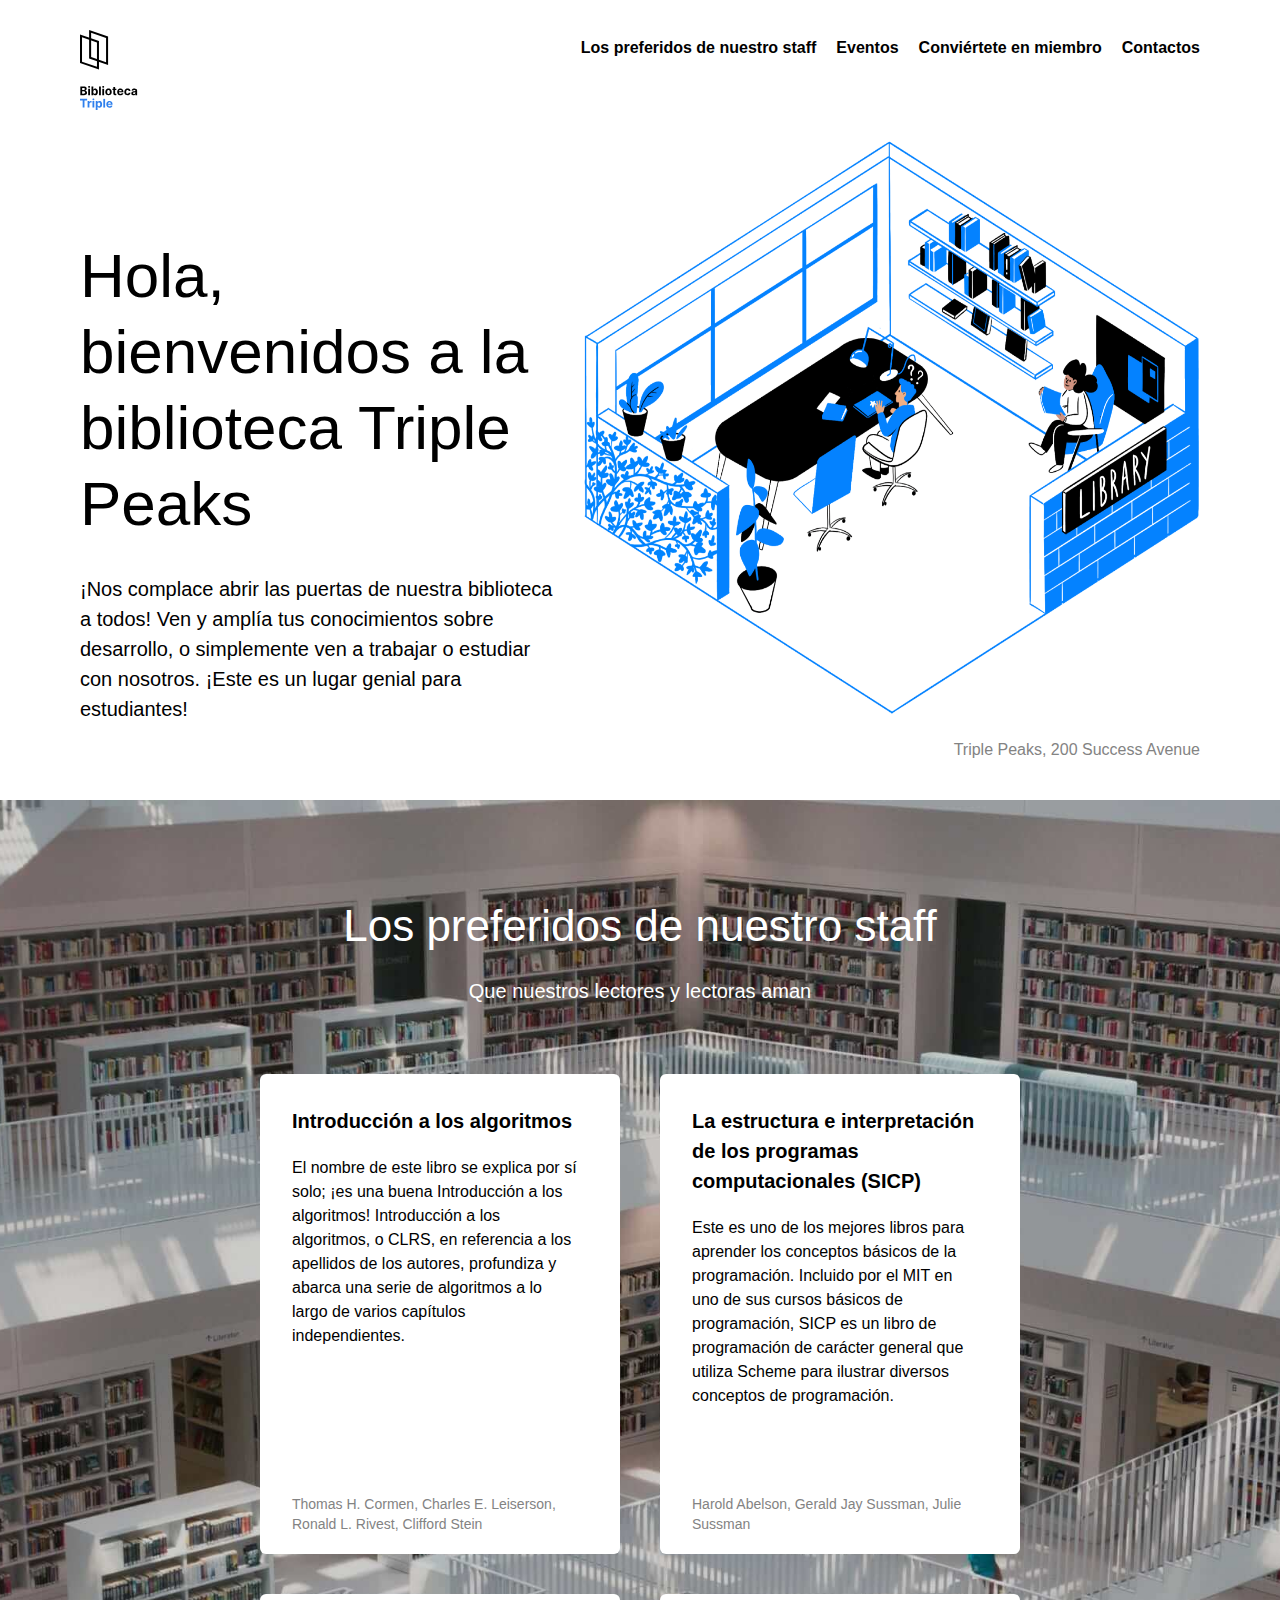
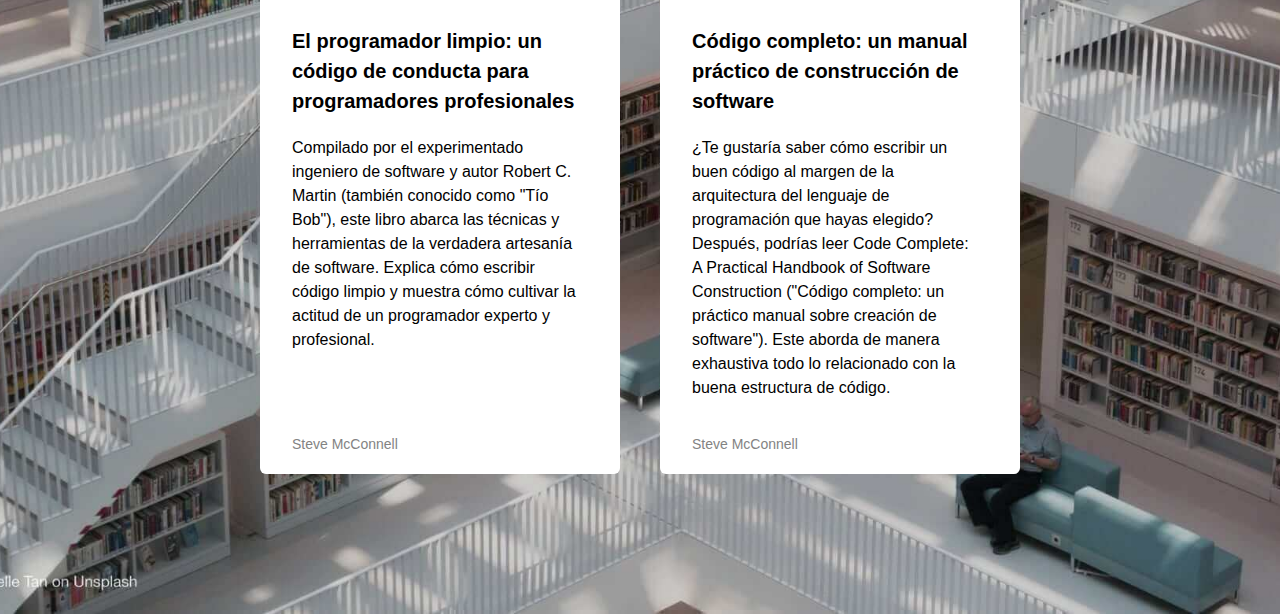
<file: sprint_02_pagina_semantica/index.html>
<!DOCTYPE html>
<html lang="es">
  <head>
    <meta charset="UTF-8" />
    <meta name="viewport" content="width=device-width, initial-scale=1.0" />
    <title>Biblioteca Triple Peaks</title>
    <link rel="shortcut icon" href="favicon.ico" />
    <link rel="stylesheet" href="./vendor/normalize.css" />
    <link rel="stylesheet" href="./styles/style.css" />
  </head>

  <body>
    <div class="page">
    <!-- Envuelve todo el contenido de la página en un nuevo div con la clase page
      Recuerda agregar la etiqueta de cierre -->
      <header class="header">
        <nav class="nav">
          <img src="./images/logo.svg" alt="Logotipo de la Biblioteca Triple Peaks" class="nav__logo" />
          <!-- Se supone que poner enlaces de navegación en una lista es la mejor práctica para escribir el código semántico,
            ya que permite a los lectores de pantalla hacer una pausa entre cada enlace en lugar de leer todos los enlaces como una oración. -->
          <ul class="nav__links">
            <li>
              <a class="nav__link">Los preferidos de nuestro staff</a>
            </li>
            <li>
              <a class="nav__link">Eventos</a>
            </li>
            <li>
              <a class="nav__link">Conviértete en miembro</a>
            </li>
            <li>
              <a class="nav__link">Contactos</a>
            </li>
          </ul>
        </nav>
        <div class="header__content">
          <div>
            <h1 class="header__title">Hola, bienvenidos a la biblioteca Triple Peaks</h1>
            <p class="header__description">
              ¡Nos complace abrir las puertas de nuestra biblioteca a todos! Ven y amplía
              tus conocimientos sobre desarrollo, o simplemente ven a trabajar o
              estudiar con nosotros. ¡Este es un lugar genial para estudiantes!
            </p>
          </div>
          <img class="header__image" src="./images/inside_the_library.png" alt="Ilustración 'Dentro de la biblioteca'"/>
        </div>
        <div class="header__footer">
          <p class="header__address">Triple Peaks, 200 Success Avenue</p>
        </div>
      </header>

      <main class="content">
        <section class="staff">
          <h2 class="staff__title">Los preferidos de nuestro staff</h2>
          <p class="staff__subtitle">Que nuestros lectores y lectoras aman</p>
          <ul class="staff__cards">
            <li class="card">
              <div class="card__content">
                <h3 class="card__title">Introducción a los algoritmos</h3>
                <p class="card__text">
                  El nombre de este libro se explica por sí solo; ¡es una buena
                  Introducción a los algoritmos! Introducción a los algoritmos, o CLRS,
                  en referencia a los apellidos de los autores, profundiza y
                  abarca una serie de algoritmos a lo largo de varios capítulos
                  independientes.
                </p>
                <p class="card__footer">
                  Thomas H. Cormen, Charles E. Leiserson, Ronald L. Rivest,
                  Clifford Stein
                </p>
              </div>
            </li>

            <li class="card">
              <div class="card__content">
                <h3 class="card__title">
                  La estructura e interpretación de los programas computacionales (SICP)
                </h3>
                <p class="card__text">
                  Este es uno de los mejores libros para aprender los conceptos básicos de
                  la programación. Incluido por el MIT en uno de sus cursos
                  básicos de programación, SICP es un libro de programación de carácter general
                  que utiliza Scheme para ilustrar diversos conceptos de programación.
                </p>
                <p class="card__footer">
                  Harold Abelson, Gerald Jay Sussman, Julie Sussman
                </p>
              </div>
            </li>

            <li class="card">
              <div class="card__content">
                <h3 class="card__title">
                  El programador limpio: un código de conducta para programadores profesionales
                </h3>
                <p class="card__text">
                  Compilado por el experimentado ingeniero de software y autor Robert C.
                  Martin (también conocido como "Tío Bob"), este libro abarca las
                  técnicas y herramientas de la verdadera artesanía de software. Explica
                  cómo escribir código limpio y muestra cómo cultivar la
                  actitud de un programador experto y profesional.
                </p>
                <p class="card__footer">Steve McConnell</p>
              </div>
            </li>

            <li class="card">
              <div class="card__content">
                <h3 class="card__title">
                  Código completo: un manual práctico de construcción de software
                </h3>
                <p class="card__text">
                  ¿Te gustaría saber cómo escribir un buen código al margen de la
                  arquitectura del lenguaje de programación que hayas elegido? Después,
                  podrías leer Code Complete: A Practical Handbook of Software
                  Construction ("Código completo: un práctico manual sobre creación de software"). Este aborda de manera exhaustiva todo lo relacionado con
                  la buena estructura de código.
                </p>
                <p class="card__footer">Steve McConnell</p>
              </div>
            </li>
          </ul>
        </section>
      </main>
    </div>
  </body>
</html>
</file>
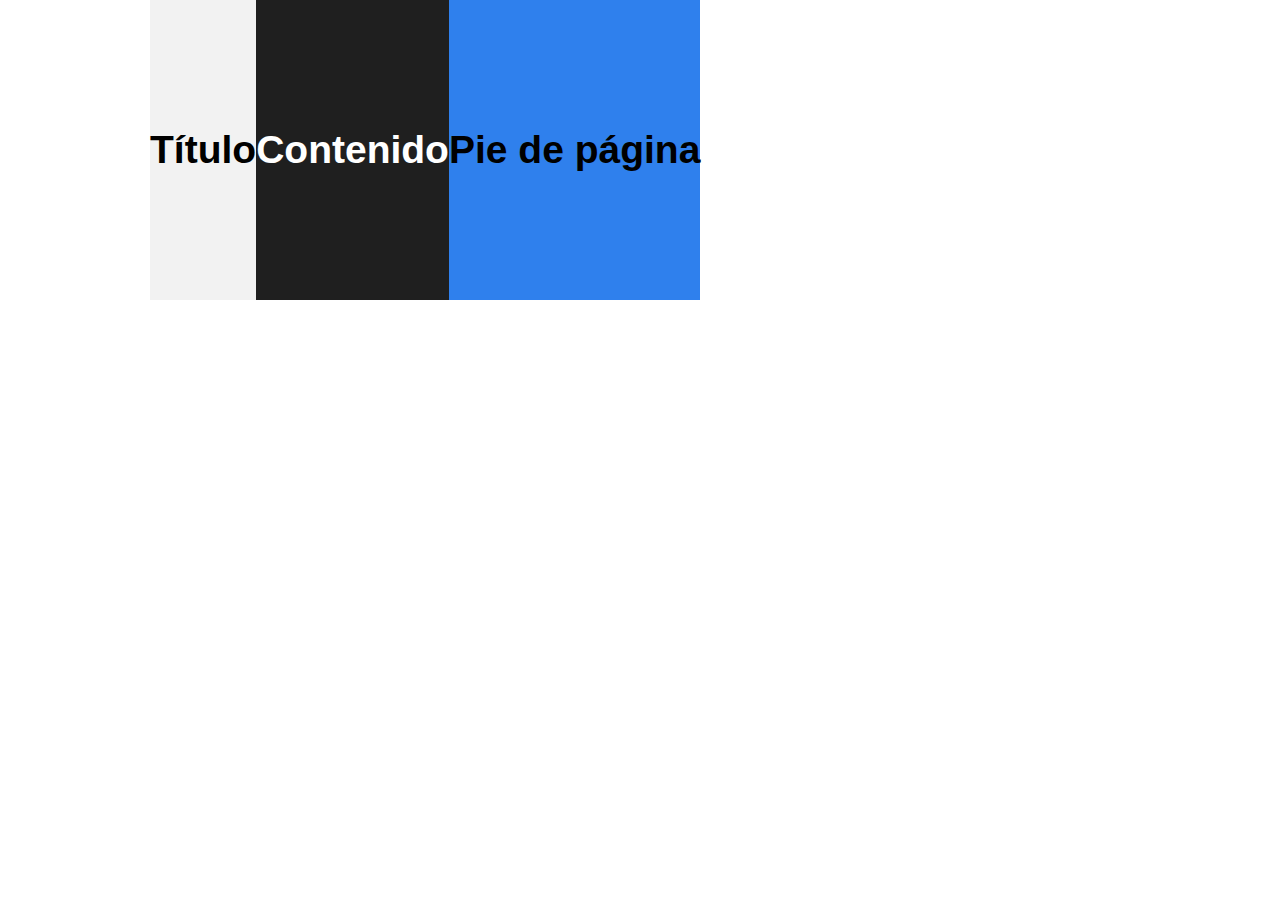
<file: sprint_06_grid_layout/index.html>
<!DOCTYPE html>
<html lang="es">
    <head>
        <meta charset="UTF-8">
        <meta name="viewport" content="width=device-width, initial-scale=1.0">
        <meta http-equiv="X-UA-Compatible" content="ie=edge">
        <title>Página inicial</title>
        <link rel="stylesheet" href="https://practicum-content.s3.us-west-1.amazonaws.com/web-code/moved_normalize.css">
        <link rel="stylesheet" href="style.css">
    </head>
    <body class="root">
        <header class="header root__container">
        <h2 class="title content__title">
            Título
        </h2>
        </header>
        <main class="content root__container">
        <h2 class="title content__title">
            Сontenido
        </h2>
        </main>
        <footer class="footer root__container">
        <h2 class="title footer__title">
            Pie de página
        </h2>
        </footer>
    </body>
</html>
</file>
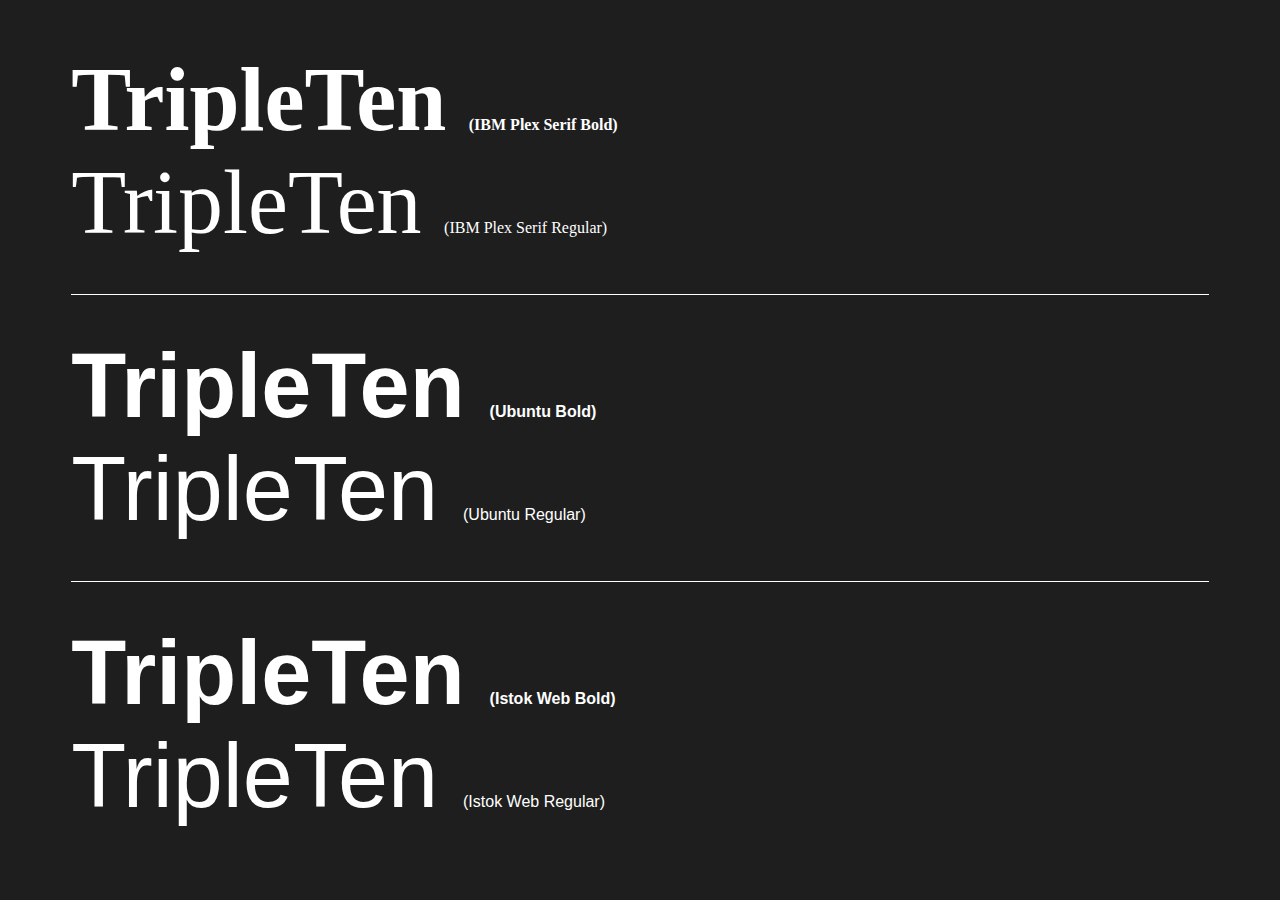
<file: sprint_05_diseño_adaptativo/fonts/index.html>
<!DOCTYPE html>
<html lang="es">
<head>
  <meta charset="UTF-8">
  <meta name="viewport" content="width=device-width, initial-scale=1.0">
  <meta http-equiv="X-UA-Compatible" content="ie=edge">
  <title>Fuentes</title>
  <link rel="stylesheet" href="https://practicum-content.s3.us-west-1.amazonaws.com/web-code/moved_normalize.css">
  <link rel="stylesheet" href="./fonts.css">
  <link rel="stylesheet" href="./style.css">
</head>
<body class="root">
  <div class="font-container font-container_font_ibm">
    <p class="font-container__text font-container__text_weight_bold">TripleTen <span class="font-container__label">(IBM Plex Serif Bold)</span></p>
    <p class="font-container__text font-container__text_weight_normal">TripleTen <span class="font-container__label">(IBM Plex Serif Regular)</span></p>
  </div>
  <div class="font-container font-container_font_ubuntu">
    <p class="font-container__text font-container__text_weight_bold">TripleTen <span class="font-container__label">(Ubuntu Bold)</span></p>
    <p class="font-container__text font-container__text_weight_normal">TripleTen <span class="font-container__label">(Ubuntu Regular)</span></p>
  </div>
  <div class="font-container font-container_font_istok">
    <p class="font-container__text font-container__text_weight_bold">TripleTen <span class="font-container__label">(Istok Web Bold)</span></p>
    <p class="font-container__text font-container__text_weight_normal">TripleTen <span class="font-container__label">(Istok Web Regular)</span></p>
  </div>
</body>
</html>
</file>
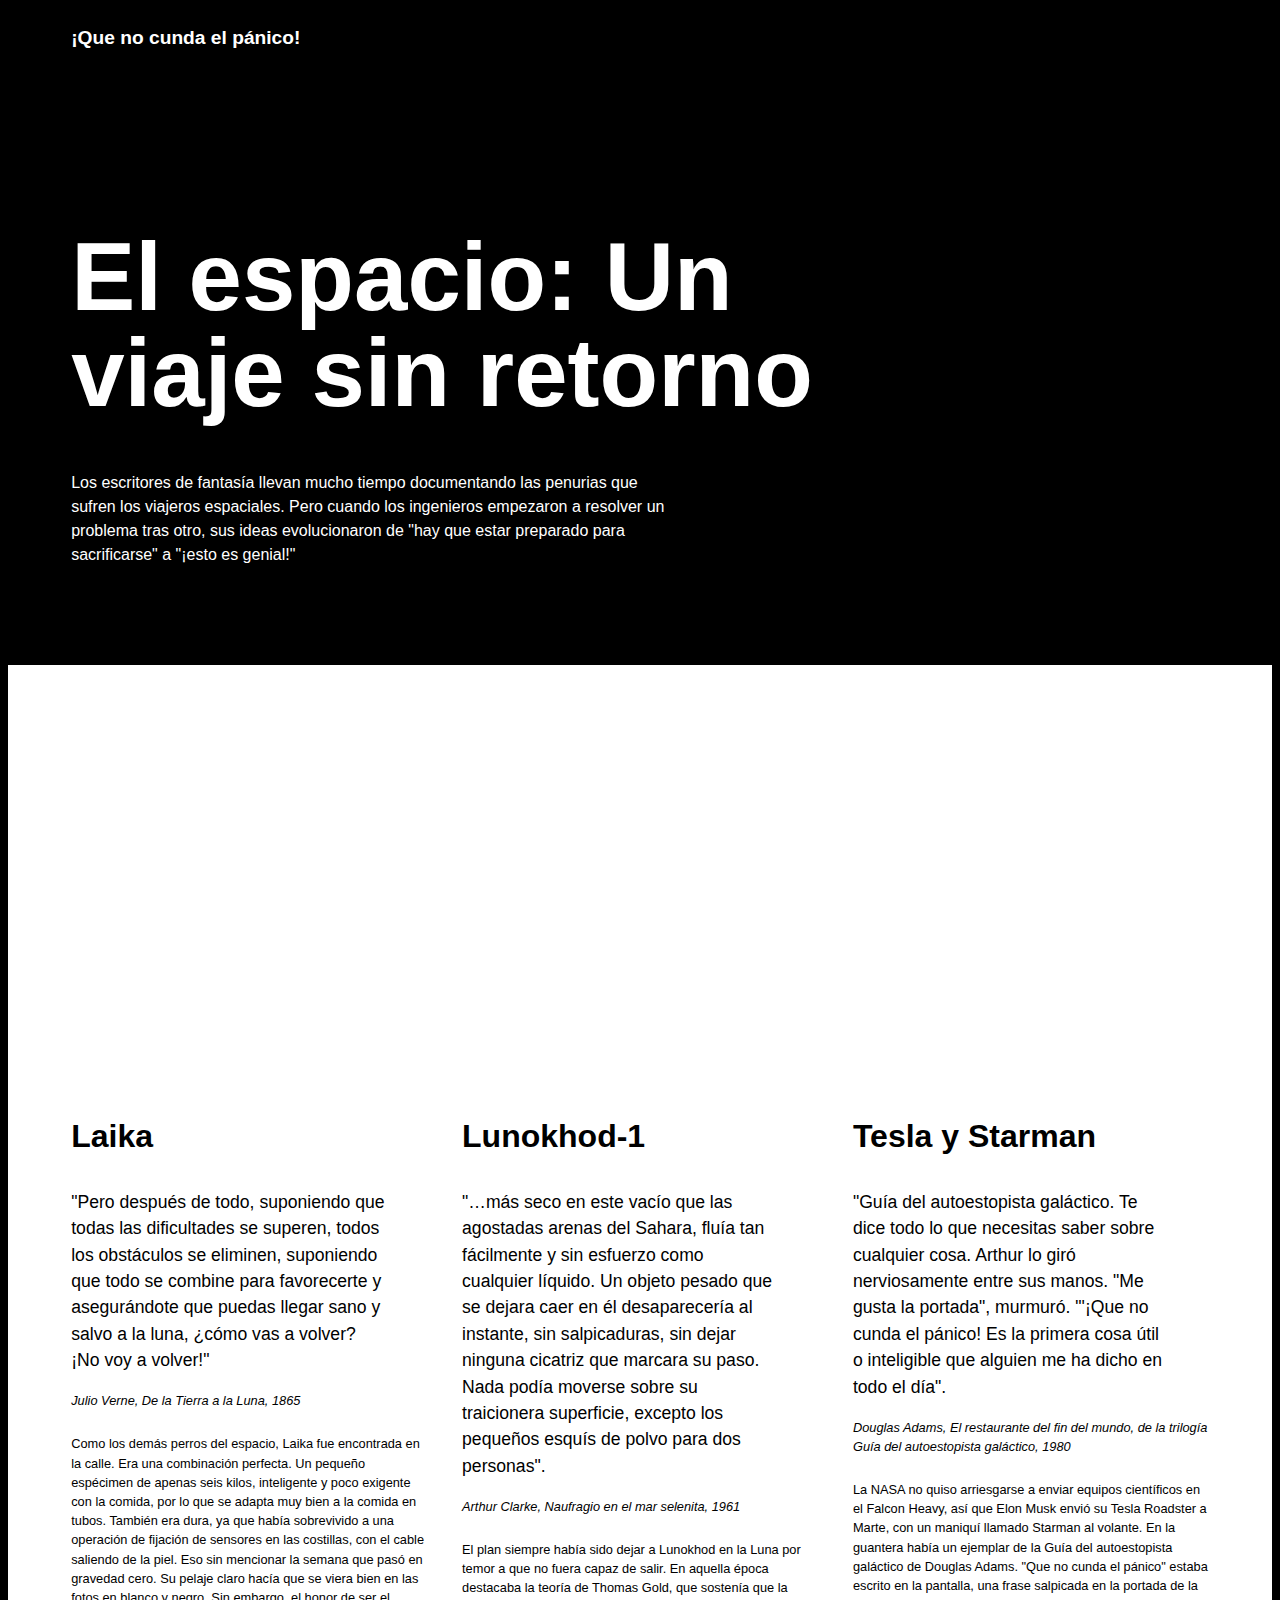
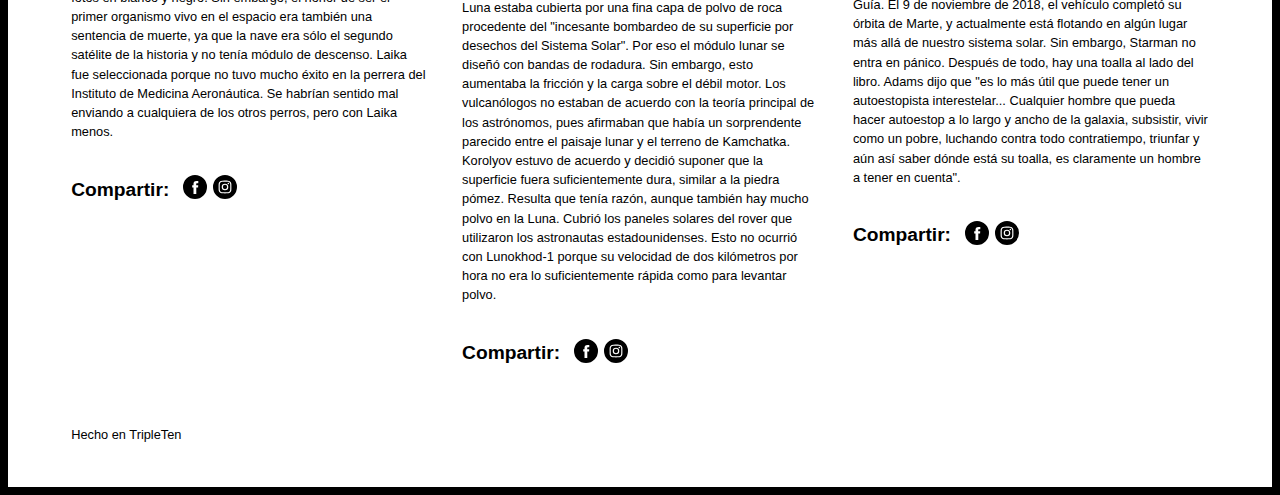
<file: sprint_05_diseño_adaptativo/mediaqueries/index.html>
<!DOCTYPE html>
<html lang="es">
    <head>
        <meta charset="UTF-8">
        <meta name="viewport" content="width=device-width, initial-scale=1.0">
        <meta http-equiv="X-UA-Compatible" content="ie=edge">
        <title>El espacio: Un viaje sin retorno</title>
        <link rel="stylesheet" href="https://practicum-content.s3.us-west-1.amazonaws.com/web-code/moved_normalize.css">
        <link rel="stylesheet" href="style.css">
    </head>
    <body>
    <div class="page">
        <header class="header">
        <div class="header__container">
            <h2 class="header__title">¡Que no cunda el pánico!</h2>
        </div>
        </header>
        <section class="cover">
        <div class="cover__container">
            <h1 class="cover__title">El espacio: Un viaje sin retorno</h1>
            <p class="cover__subheading">Los escritores de fantasía llevan mucho tiempo documentando las penurias que sufren los viajeros espaciales. 
            Pero cuando los ingenieros empezaron a resolver un problema tras otro, sus ideas evolucionaron de "hay que estar preparado para 
            sacrificarse" a "¡esto es genial!"</p>
        </div>
        </section>
        <main class="content">
        <div class="content__columns">
            <div class="content__column">
            <div class="content__column-image content__column-image_hero_laika"></div>
            <div class="column__description">
                <h3 class="content__column-title">Laika</h3>
                <blockquote class="column__quote">"Pero después de todo, suponiendo que todas las dificultades se superen,
                todos los obstáculos se eliminen, suponiendo que todo se combine para favorecerte y asegurándote  
                que puedas llegar sano y salvo a la luna, ¿cómo vas a volver?<br>
                        ¡No voy a volver!"</blockquote>
                <cite class="column__quote-cite">Julio Verne, De la Tierra a la Luna, 1865</cite>
                <p class="column__text">Como los demás perros del espacio, Laika fue encontrada en la calle. 
                Era una combinación perfecta. Un pequeño espécimen de apenas seis kilos, inteligente
                y poco exigente con la comida, por lo que se adapta muy bien a la comida en tubos. También era dura,
                ya que había sobrevivido a una operación de fijación de sensores en las costillas, con el cable saliendo de la piel. 
                Eso sin mencionar la semana que pasó en gravedad cero. Su pelaje claro hacía que se viera
                bien en las fotos en blanco y negro. Sin embargo, el honor de ser el primer organismo vivo en
                el espacio era también una sentencia de muerte, ya que la nave era sólo el segundo satélite de la historia y 
                no tenía módulo de descenso. Laika fue seleccionada porque no tuvo mucho éxito en la perrera del Instituto
                de Medicina Aeronáutica. Se habrían sentido mal enviando a cualquiera de los otros perros, pero con Laika menos.</p>
                <div class="share">
                <p class="share__text">Compartir:</p>
                <a href="#" class="share__icon share__icon_social_fb">
                    <svg 
                        width="24" 
                        height="24" 
                        fill="none" 
                        xmlns="http://www.w3.org/2000/svg">
                        <path 
                            fill-rule="evenodd"
                            clip-rule="evenodd"
                            d="M12 0a12 12 0 1 0 0 24 12 12 0 0 0 0-24zm1.3 12.5v6.6h-2.8v-6.6H9.2v-2.2h1.3V8.9c0-1.8.8-2.9 3-2.9h1.8v2.3h-1.1c-.9 0-1 .3-1 .9v1h2l-.1 2.3h-1.8z" 
                            fill="#000"/>
                    </svg>
                    <!--<img src="https://practicum-content.s3.us-west-1.amazonaws.com/web-code/moved_facebook-black.svg" alt="Facebook">-->
                </a>
                <a href="#" class="share__icon share__icon_social_instagram">
                    <svg 
                        width="24" 
                        height="24"
                        viewBox="0 0 48 48" 
                        fill="none" 
                        xmlns="http://www.w3.org/2000/svg">
                        <path 
                            fill-rule="evenodd" 
                            clip-rule="evenodd" 
                            d="M24 0a24 24 0 100 48 24 24 0 000-48zm-5.28 11.28A90.9 90.9 0 0124 11.2c3.47 0 3.9.02 5.27.08a9.2 9.2 0 013.11.6c.85.32 1.56.76 2.27 1.47a6.28 6.28 0 011.48 2.27c.31.8.53 1.74.6 3.1.05 1.37.07 1.8.07 5.28 0 3.48-.02 3.91-.08 5.28a9.49 9.49 0 01-.6 3.1 6.28 6.28 0 01-1.47 2.27 6.26 6.26 0 01-2.27 1.48 9.4 9.4 0 01-3.1.6c-1.37.06-1.8.07-5.28.07-3.48 0-3.91-.01-5.28-.08a9.4 9.4 0 01-3.1-.6 6.27 6.27 0 01-2.27-1.47 6.27 6.27 0 01-1.48-2.27 9.4 9.4 0 01-.6-3.1c-.05-1.37-.07-1.8-.07-5.28 0-3.48.02-3.91.08-5.28a8.9 8.9 0 01.6-3.1c.32-.85.76-1.56 1.47-2.27a6.27 6.27 0 012.27-1.48 9.4 9.4 0 013.1-.6z" 
                            fill="#000"/>
                        <path 
                            fill-rule="evenodd"
                            clip-rule="evenodd"
                            d="M22.85 13.5H24c3.42 0 3.82.02 5.17.08 1.25.06 1.93.27 2.38.44.6.23 1.02.51 1.47.96.45.45.73.87.96 1.47.17.45.38 1.13.44 2.38.06 1.35.07 1.75.07 5.17 0 3.41 0 3.82-.07 5.17a7.08 7.08 0 01-.44 2.37c-.23.6-.51 1.03-.96 1.47-.45.45-.87.73-1.47.96a6.8 6.8 0 01-2.38.44c-1.35.06-1.75.08-5.17.08s-3.82-.02-5.17-.08a7.1 7.1 0 01-2.38-.44 3.8 3.8 0 01-1.47-.96 3.97 3.97 0 01-.96-1.47 7.07 7.07 0 01-.44-2.37 89.52 89.52 0 01-.07-5.18c0-3.41.01-3.82.07-5.17a7.3 7.3 0 01.44-2.37c.23-.6.51-1.03.96-1.48a4 4 0 011.47-.95 7.07 7.07 0 012.38-.44 71.1 71.1 0 014.02-.08zm7.98 2.13a1.54 1.54 0 100 3.07 1.54 1.54 0 000-3.07zM17.43 24a6.57 6.57 0 1113.15 0 6.57 6.57 0 01-13.15 0z" fill="#000"/>
                        <path 
                            d="M24 19.73a4.27 4.27 0 110 8.54 4.27 4.27 0 010-8.54z" 
                            fill="#000"/>
                    </svg>
                    <!--<img src="https://practicum-content.s3.us-west-1.amazonaws.com/web-code/moved_instagram-black.svg" alt="Instagram">-->
                </a>
                </div>
            </div>
            </div>
            <div class="content__column">
            <div class="content__column-image content__column-image_hero_lunohod"></div>
            <div class="column__description">
                <h3 class="content__column-title">Lunokhod-1</h3>
                <blockquote class="column__quote">"…más seco en este vacío que las agostadas arenas del Sahara, fluía tan fácilmente y sin esfuerzo 
                como cualquier líquido. Un objeto pesado que se dejara caer en él desaparecería al instante, sin salpicaduras, sin dejar ninguna cicatriz que 
                marcara su paso. Nada podía moverse sobre su traicionera superficie, excepto los pequeños esquís de polvo para dos personas".</blockquote>
                <cite class="column__quote-cite">Arthur Clarke, Naufragio en el mar selenita, 1961</cite>
                <p class="column__text">El plan siempre había sido dejar a Lunokhod en la Luna por temor 
                a que no fuera capaz de salir. En aquella época destacaba la teoría de Thomas Gold, que sostenía que 
                la Luna estaba cubierta por una fina capa de polvo de roca procedente del "incesante bombardeo de su superficie por 
                desechos del Sistema Solar". Por eso el módulo lunar se diseñó con bandas de rodadura. Sin embargo,
                esto aumentaba la fricción y la carga sobre el débil motor. Los vulcanólogos no estaban de acuerdo con la teoría principal 
                de los astrónomos, pues afirmaban que había un sorprendente parecido entre el paisaje lunar y 
                el terreno de Kamchatka. Korolyov estuvo de acuerdo y decidió suponer que la superficie fuera suficientemente dura, similar a la piedra pómez.
                Resulta que tenía razón, aunque también hay mucho polvo en la Luna. Cubrió los paneles solares del
                rover que utilizaron los astronautas estadounidenses. Esto no ocurrió con Lunokhod-1 porque su velocidad de dos kilómetros por hora no era lo 
                suficientemente rápida como para levantar polvo.</p>
                <div class="share">
                <p class="share__text">Compartir:</p>
                <a href="#" class="share__icon share__icon_social_fb">
                    <svg 
                        width="24" 
                        height="24" 
                        fill="none" 
                        xmlns="http://www.w3.org/2000/svg">
                        <path 
                            fill-rule="evenodd"
                            clip-rule="evenodd"
                            d="M12 0a12 12 0 1 0 0 24 12 12 0 0 0 0-24zm1.3 12.5v6.6h-2.8v-6.6H9.2v-2.2h1.3V8.9c0-1.8.8-2.9 3-2.9h1.8v2.3h-1.1c-.9 0-1 .3-1 .9v1h2l-.1 2.3h-1.8z" 
                            fill="#000"/>
                    </svg>
                    <!--<img src="https://practicum-content.s3.us-west-1.amazonaws.com/web-code/moved_facebook-black.svg" alt="Facebook">-->
                </a>
                <a href="#" class="share__icon share__icon_social_instagram">
                    <svg 
                        width="24" 
                        height="24"
                        viewBox="0 0 48 48" 
                        fill="none" 
                        xmlns="http://www.w3.org/2000/svg">
                        <path 
                            fill-rule="evenodd" 
                            clip-rule="evenodd" 
                            d="M24 0a24 24 0 100 48 24 24 0 000-48zm-5.28 11.28A90.9 90.9 0 0124 11.2c3.47 0 3.9.02 5.27.08a9.2 9.2 0 013.11.6c.85.32 1.56.76 2.27 1.47a6.28 6.28 0 011.48 2.27c.31.8.53 1.74.6 3.1.05 1.37.07 1.8.07 5.28 0 3.48-.02 3.91-.08 5.28a9.49 9.49 0 01-.6 3.1 6.28 6.28 0 01-1.47 2.27 6.26 6.26 0 01-2.27 1.48 9.4 9.4 0 01-3.1.6c-1.37.06-1.8.07-5.28.07-3.48 0-3.91-.01-5.28-.08a9.4 9.4 0 01-3.1-.6 6.27 6.27 0 01-2.27-1.47 6.27 6.27 0 01-1.48-2.27 9.4 9.4 0 01-.6-3.1c-.05-1.37-.07-1.8-.07-5.28 0-3.48.02-3.91.08-5.28a8.9 8.9 0 01.6-3.1c.32-.85.76-1.56 1.47-2.27a6.27 6.27 0 012.27-1.48 9.4 9.4 0 013.1-.6z" 
                            fill="#000"/>
                        <path 
                            fill-rule="evenodd"
                            clip-rule="evenodd"
                            d="M22.85 13.5H24c3.42 0 3.82.02 5.17.08 1.25.06 1.93.27 2.38.44.6.23 1.02.51 1.47.96.45.45.73.87.96 1.47.17.45.38 1.13.44 2.38.06 1.35.07 1.75.07 5.17 0 3.41 0 3.82-.07 5.17a7.08 7.08 0 01-.44 2.37c-.23.6-.51 1.03-.96 1.47-.45.45-.87.73-1.47.96a6.8 6.8 0 01-2.38.44c-1.35.06-1.75.08-5.17.08s-3.82-.02-5.17-.08a7.1 7.1 0 01-2.38-.44 3.8 3.8 0 01-1.47-.96 3.97 3.97 0 01-.96-1.47 7.07 7.07 0 01-.44-2.37 89.52 89.52 0 01-.07-5.18c0-3.41.01-3.82.07-5.17a7.3 7.3 0 01.44-2.37c.23-.6.51-1.03.96-1.48a4 4 0 011.47-.95 7.07 7.07 0 012.38-.44 71.1 71.1 0 014.02-.08zm7.98 2.13a1.54 1.54 0 100 3.07 1.54 1.54 0 000-3.07zM17.43 24a6.57 6.57 0 1113.15 0 6.57 6.57 0 01-13.15 0z" fill="#000"/>
                        <path 
                            d="M24 19.73a4.27 4.27 0 110 8.54 4.27 4.27 0 010-8.54z" 
                            fill="#000"/>
                    </svg>
                    <!--<img src="https://practicum-content.s3.us-west-1.amazonaws.com/web-code/moved_instagram-black.svg" alt="Instagram">-->
                </a>
                </div>
            </div>
            </div>
            <div class="content__column">
            <div class="content__column-image content__column-image_hero_tesla"></div>
            <div class="column__description">
                <h3 class="content__column-title">Tesla y Starman</h3>
                <blockquote class="column__quote">"Guía del autoestopista galáctico. Te dice todo lo que necesitas saber sobre 
                cualquier cosa. Arthur lo giró nerviosamente entre sus manos. "Me gusta la portada", murmuró. "'¡Que no cunda el pánico! 
                Es la primera cosa útil o inteligible que alguien me ha dicho en todo el día".</blockquote>
                <cite class="column__quote-cite">Douglas Adams, El restaurante del fin del mundo, de la trilogía Guía del autoestopista galáctico, 1980</cite>
                <p class="column__text">La NASA no quiso arriesgarse a enviar equipos científicos en el Falcon Heavy, 
                así que Elon Musk envió su Tesla Roadster a Marte, con un maniquí llamado Starman al volante. 
                En la guantera había un ejemplar de la Guía del autoestopista galáctico de Douglas Adams. "Que no cunda el pánico" 
                estaba escrito en la pantalla, una frase salpicada en la portada de la Guía. El 9 de noviembre de 2018, el vehículo 
                completó su órbita de Marte, y actualmente está flotando en algún lugar más allá de nuestro sistema solar. 
                Sin embargo, Starman no entra en pánico. Después de todo, hay una toalla al lado del libro. Adams dijo que 
                "es lo más útil que puede tener un autoestopista interestelar... Cualquier hombre 
                que pueda hacer autoestop a lo largo y ancho de la galaxia, subsistir, vivir como un pobre, luchando contra todo contratiempo, triunfar y  
                aún así saber dónde está su toalla, es claramente un hombre a tener en cuenta".</p>
                <div class="share">
                <p class="share__text">Compartir:</p>
                <a href="#" class="share__icon share__icon_social_fb">
                    <svg 
                        width="24" 
                        height="24" 
                        fill="none" 
                        xmlns="http://www.w3.org/2000/svg">
                        <path 
                            fill-rule="evenodd"
                            clip-rule="evenodd"
                            d="M12 0a12 12 0 1 0 0 24 12 12 0 0 0 0-24zm1.3 12.5v6.6h-2.8v-6.6H9.2v-2.2h1.3V8.9c0-1.8.8-2.9 3-2.9h1.8v2.3h-1.1c-.9 0-1 .3-1 .9v1h2l-.1 2.3h-1.8z" 
                            fill="#000"/>
                    </svg>
                    <!--<img src="https://practicum-content.s3.us-west-1.amazonaws.com/web-code/moved_facebook-black.svg" alt="Facebook">-->
                </a>
                <a href="#" class="share__icon share__icon_social_instagram">
                    <svg 
                        width="24" 
                        height="24"
                        viewBox="0 0 48 48" 
                        fill="none" 
                        xmlns="http://www.w3.org/2000/svg">
                        <path 
                            fill-rule="evenodd" 
                            clip-rule="evenodd" 
                            d="M24 0a24 24 0 100 48 24 24 0 000-48zm-5.28 11.28A90.9 90.9 0 0124 11.2c3.47 0 3.9.02 5.27.08a9.2 9.2 0 013.11.6c.85.32 1.56.76 2.27 1.47a6.28 6.28 0 011.48 2.27c.31.8.53 1.74.6 3.1.05 1.37.07 1.8.07 5.28 0 3.48-.02 3.91-.08 5.28a9.49 9.49 0 01-.6 3.1 6.28 6.28 0 01-1.47 2.27 6.26 6.26 0 01-2.27 1.48 9.4 9.4 0 01-3.1.6c-1.37.06-1.8.07-5.28.07-3.48 0-3.91-.01-5.28-.08a9.4 9.4 0 01-3.1-.6 6.27 6.27 0 01-2.27-1.47 6.27 6.27 0 01-1.48-2.27 9.4 9.4 0 01-.6-3.1c-.05-1.37-.07-1.8-.07-5.28 0-3.48.02-3.91.08-5.28a8.9 8.9 0 01.6-3.1c.32-.85.76-1.56 1.47-2.27a6.27 6.27 0 012.27-1.48 9.4 9.4 0 013.1-.6z" 
                            fill="#000"/>
                        <path 
                            fill-rule="evenodd"
                            clip-rule="evenodd"
                            d="M22.85 13.5H24c3.42 0 3.82.02 5.17.08 1.25.06 1.93.27 2.38.44.6.23 1.02.51 1.47.96.45.45.73.87.96 1.47.17.45.38 1.13.44 2.38.06 1.35.07 1.75.07 5.17 0 3.41 0 3.82-.07 5.17a7.08 7.08 0 01-.44 2.37c-.23.6-.51 1.03-.96 1.47-.45.45-.87.73-1.47.96a6.8 6.8 0 01-2.38.44c-1.35.06-1.75.08-5.17.08s-3.82-.02-5.17-.08a7.1 7.1 0 01-2.38-.44 3.8 3.8 0 01-1.47-.96 3.97 3.97 0 01-.96-1.47 7.07 7.07 0 01-.44-2.37 89.52 89.52 0 01-.07-5.18c0-3.41.01-3.82.07-5.17a7.3 7.3 0 01.44-2.37c.23-.6.51-1.03.96-1.48a4 4 0 011.47-.95 7.07 7.07 0 012.38-.44 71.1 71.1 0 014.02-.08zm7.98 2.13a1.54 1.54 0 100 3.07 1.54 1.54 0 000-3.07zM17.43 24a6.57 6.57 0 1113.15 0 6.57 6.57 0 01-13.15 0z" fill="#000"/>
                        <path 
                            d="M24 19.73a4.27 4.27 0 110 8.54 4.27 4.27 0 010-8.54z" 
                            fill="#000"/>
                    </svg>
                    <!--<img src="https://practicum-content.s3.us-west-1.amazonaws.com/web-code/moved_instagram-black.svg" alt="Instagram">-->
                </a>
                </div>
            </div>
            </div>
        </div>
        </main>
        <footer class="footer">
        <p class="footer__copyright">Hecho en TripleTen</p>
        </footer>
    </div>
    </body>
</html>
</file>
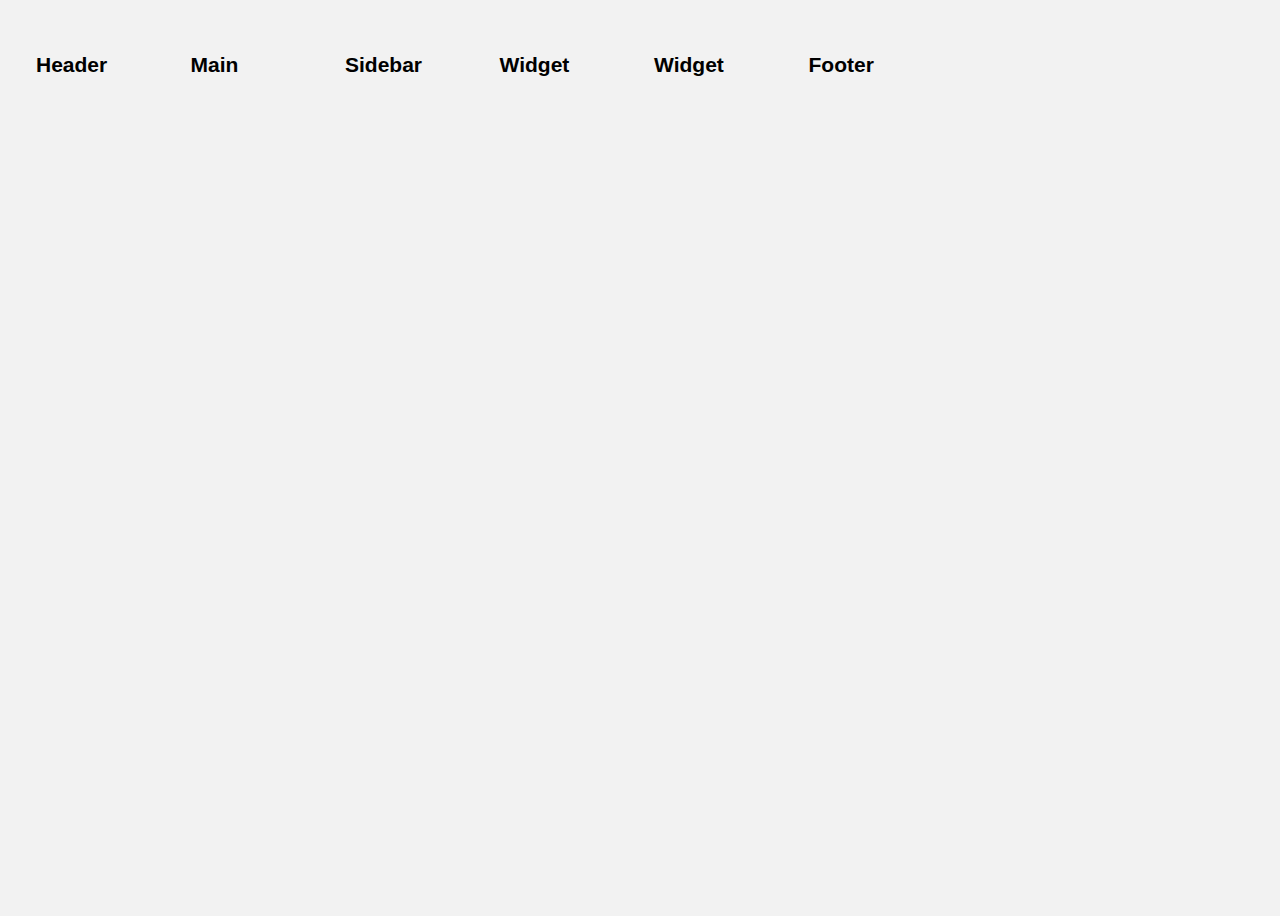
<file: sprint_06_grid_layout/ejercicio_5/index.html>
<!DOCTYPE html>
<html lang="es">
<head>
  <meta charset="UTF-8">
  <meta name="viewport" content="width=device-width, initial-scale=1.0">
  <meta http-equiv="X-UA-Compatible" content="ie=edge">
  <title>Página inicial</title>
  <link rel="stylesheet" href="https://practicum-content.s3.us-west-1.amazonaws.com/web-code/moved_normalize.css">
  <link rel="stylesheet" href="style.css">
</head>
<body>
  <div class="root">
    <header class="header root__item">
      <h2 class="title">Header</h2>
    </header>
    <main class="main root__item">
      <h2 class="title">
        Main
      </h2>
    </main>
    <aside class="sidebar root__item">
      <h2 class="title">
        Sidebar
      </h2>
    </aside>
    <article class="widget root__item widget_blue widget_position_top">
      <h2 class="title">
        Widget
      </h2>
    </article>
    <article class="widget root__item widget_red widget_position_bottom">
      <h2 class="title">
        Widget
      </h2>
    </article>
    <footer class="footer root__item">
      <h2 class="title">
        Footer
      </h2>
    </footer>
  </div>
</body>
</html>
</file>
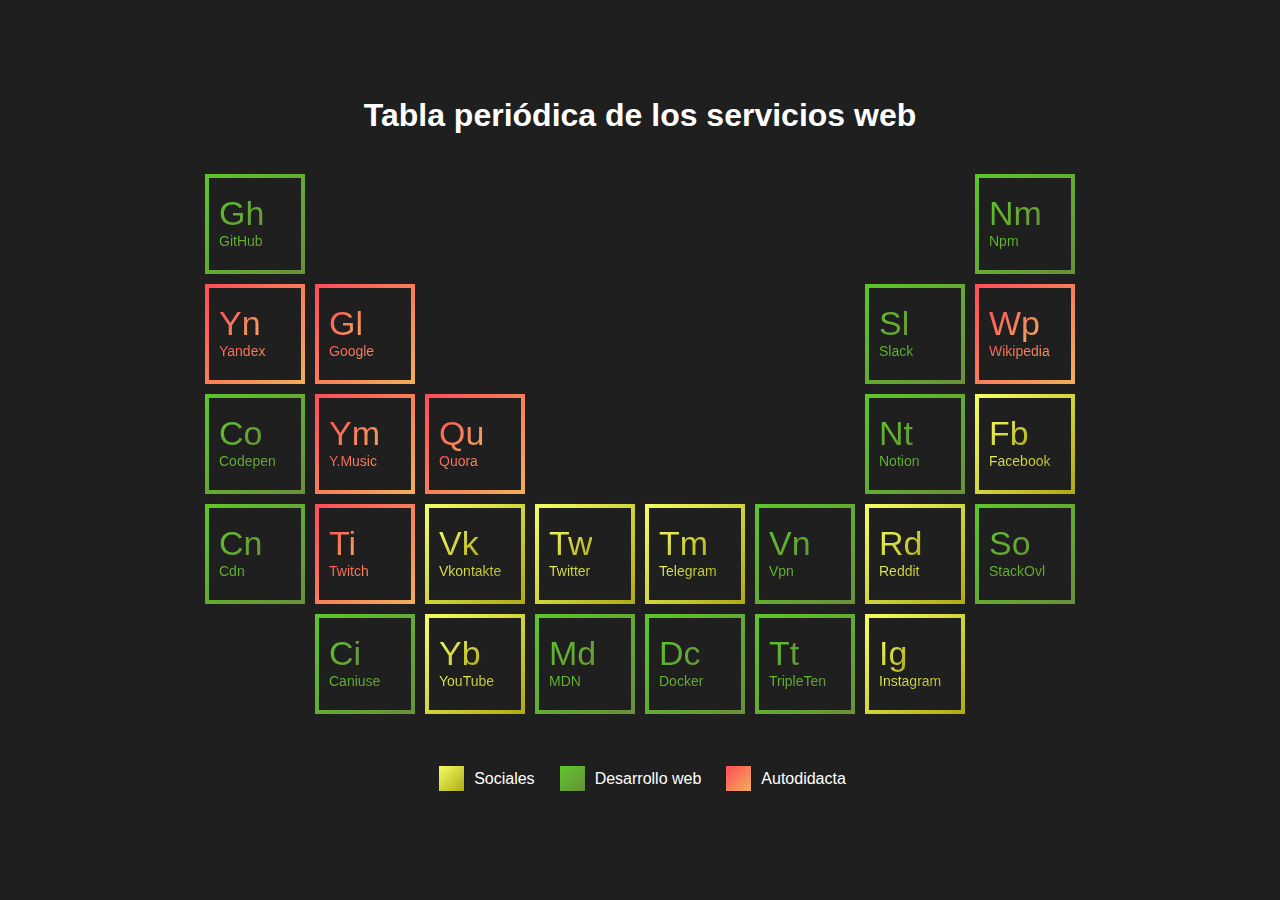
<file: sprint_06_grid_layout/tabla_periodica/index.html>
<!DOCTYPE html>
<html lang="es">
    <head>
        <meta charset="UTF-8">
        <meta name="viewport" content="width=device-width, initial-scale=1.0">
        <meta http-equiv="X-UA-Compatible" content="ie=edge">
        <title>Tabla periódica de los servicios web</title>
        <link rel="stylesheet" href="style.css">
    </head>
    <body class="page">
        <div class="page__content">
            <main class="page__main periodic-table">
            <h1 class="title">Tabla periódica de los servicios web</h1>
            <div class="periodic-table__grid">
                <div class="periodic-table__spacer periodic-table__spacer_top"></div>
                <div class="periodic-table__spacer periodic-table__spacer_middle"></div>
                <div class="periodic-table__spacer periodic-table__spacer_bottom"></div>
                <div class="periodic-table__spacer periodic-table__spacer_left-square"></div>
                <div class="periodic-table__spacer periodic-table__spacer_right-square"></div>
                <a href="https://github.com/" target="_blank" class="periodic-element color color_develop">
                <span class="periodic-element__inner">
                    <span class="periodic-element__title periodic-element__title_develop">Gh</span>
                    <span class="periodic-element__description periodic-element__description_develop">GitHub</span>
                </span>
                </a>
                <a href="https://www.npmjs.com/" target="_blank" class="periodic-element color color_develop">
                <span class="periodic-element__inner">
                    <span class="periodic-element__title periodic-element__title_develop">Nm</span>
                    <span class="periodic-element__description periodic-element__description_develop">Npm</span>
                </span>
                </a>
                <a href="https://yandex.com" target="_blank" class="periodic-element color color_self-develop">
                <span class="periodic-element__inner">
                    <span class="periodic-element__title periodic-element__title_self-develop">Yn</span>
                    <span class="periodic-element__description periodic-element__description_self-develop">Yandex</span>
                </span>
                </a>
                <a href="https://google.com" target="_blank" class="periodic-element color color_self-develop">
                <span class="periodic-element__inner">
                    <span class="periodic-element__title periodic-element__title_self-develop">Gl</span>
                    <span class="periodic-element__description periodic-element__description_self-develop">Google</span>
                </span>
                </a>
                <a href="https://slack.com" target="_blank" class="periodic-element color color_develop">
                <span class="periodic-element__inner">
                    <span class="periodic-element__title periodic-element__title_develop">Sl</span>
                    <span class="periodic-element__description periodic-element__description_develop">Slack</span>
                </span>
                </a>
                <a href="https://ru.wikipedia.org/wiki/%D0%97%D0%B0%D0%B3%D0%BB%D0%B0%D0%B2%D0%BD%D0%B0%D1%8F_%D1%81%D1%82%D1%80%D0%B0%D0%BD%D0%B8%D1%86%D0%B0" target="_blank" class="periodic-element color color_self-develop">
                <span class="periodic-element__inner">
                    <span class="periodic-element__title periodic-element__title_self-develop">Wp</span>
                    <span class="periodic-element__description periodic-element__description_self-develop">Wikipedia</span>
                </span>
                </a>
                <a href="https://codepen.io/" target="_blank" class="periodic-element color color_develop">
                <span class="periodic-element__inner">
                    <span class="periodic-element__title periodic-element__title_develop">Co</span>
                    <span class="periodic-element__description periodic-element__description_develop">Codepen</span>
                </span>
                </a>
                <a href="https://music.yandex.com/home" target="_blank" class="periodic-element color color_self-develop">
                <span class="periodic-element__inner">
                    <span class="periodic-element__title periodic-element__title_self-develop">Ym</span>
                    <span class="periodic-element__description periodic-element__description_self-develop">Y.Music</span>
                </span>
                </a>
                <a href="https://yandex.com/q/" target="_blank" class="periodic-element color color_self-develop">
                <span class="periodic-element__inner">
                    <span class="periodic-element__title periodic-element__title_self-develop">Qu</span>
                    <span class="periodic-element__description periodic-element__description_self-develop">Quora</span>
                </span>
                </a>
                <a href="https://notion.so" target="_blank" class="periodic-element color color_develop">
                <span class="periodic-element__inner">
                    <span class="periodic-element__title periodic-element__title_develop">Nt</span>
                    <span class="periodic-element__description periodic-element__description_develop">Notion</span>
                </span>
                </a>
                <a href="https://www.facebook.com/" target="_blank" class="periodic-element color color_social">
                <span class="periodic-element__inner">
                    <span class="periodic-element__title periodic-element__title_social">Fb</span>
                    <span class="periodic-element__description periodic-element__description_social">Facebook</span>
                </span>
                </a>
                <a href="https://cdnjs.com/" target="_blank" class="periodic-element color color_develop">
                <span class="periodic-element__inner">
                    <span class="periodic-element__title periodic-element__title_develop">Cn</span>
                    <span class="periodic-element__description periodic-element__description_develop">Cdn</span>
                </span>
                </a>
                <a href="https://www.twitch.tv/" target="_blank" class="periodic-element color color_self-develop">
                <span class="periodic-element__inner">
                    <span class="periodic-element__title periodic-element__title_self-develop">Ti</span>
                    <span class="periodic-element__description periodic-element__description_self-develop">Twitch</span>
                </span>
                </a>
                <a href="https://vk.com/" target="_blank" class="periodic-element color color_social">
                <span class="periodic-element__inner">
                    <span class="periodic-element__title periodic-element__title_social">Vk</span>
                    <span class="periodic-element__description periodic-element__description_social">Vkontakte</span>
                </span>
                </a>
                <a href="https://twitter.com/" target="_blank" class="periodic-element color color_social">
                <span class="periodic-element__inner">
                    <span class="periodic-element__title periodic-element__title_social">Tw</span>
                    <span class="periodic-element__description periodic-element__description_social">Twitter</span>
                </span>
                </a>
                <a href="https://telegram.org/" target="_blank" class="periodic-element color color_social">
                <span class="periodic-element__inner">
                    <span class="periodic-element__title periodic-element__title_social">Tm</span>
                    <span class="periodic-element__description periodic-element__description_social">Telegram</span>
                </span>
                </a>
                <a href="https://chrome.google.com/webstore/detail/touch-vpn/bihmplhobchoageeokmgbdihknkjbknd?hl=ru" target="_blank" class="periodic-element color color_develop">
                <span class="periodic-element__inner">
                    <span class="periodic-element__title periodic-element__title_develop">Vn</span>
                    <span class="periodic-element__description periodic-element__description_develop">Vpn</span>
                </span>
                </a>
                <a href="https://www.reddit.com/" target="_blank" class="periodic-element color color_social">
                <span class="periodic-element__inner">
                    <span class="periodic-element__title periodic-element__title_social">Rd</span>
                    <span class="periodic-element__description periodic-element__description_social">Reddit</span>
                </span>
                </a>
                <a href="https://ru.stackoverflow.com/" target="_blank" class="periodic-element color color_develop">
                <span class="periodic-element__inner">
                    <span class="periodic-element__title periodic-element__title_develop">So</span>
                    <span class="periodic-element__description periodic-element__description_develop">StackOvl</span>
                </span>
                </a>
                <a href="https://caniuse.com/" target="_blank" class="periodic-element color color_develop">
                <span class="periodic-element__inner">
                    <span class="periodic-element__title periodic-element__title_develop">Ci</span>
                    <span class="periodic-element__description periodic-element__description_develop">Caniuse</span>
                </span>
                </a>
                <a href="https://www.youtube.com/" target="_blank" class="periodic-element color color_social">
                <span class="periodic-element__inner">
                    <span class="periodic-element__title periodic-element__title_social">Yb</span>
                    <span class="periodic-element__description periodic-element__description_social">YouTube</span>
                </span>
                </a>
                <a href="https://developer.mozilla.org/ru/" target="_blank" class="periodic-element color color_develop">
                <span class="periodic-element__inner">
                    <span class="periodic-element__title periodic-element__title_develop">Md</span>
                    <span class="periodic-element__description periodic-element__description_develop">MDN</span>
                </span>
                </a>
                <a href="https://www.docker.com/" target="_blank" class="periodic-element color color_develop">
                <span class="periodic-element__inner">
                    <span class="periodic-element__title periodic-element__title_develop">Dc</span>
                    <span class="periodic-element__description periodic-element__description_develop">Docker</span>
                </span>
                </a>
                <a href="https://tripleten.com/software-engineer/" target="_blank" class="periodic-element color color_develop">
                <span class="periodic-element__inner">
                    <span class="periodic-element__title periodic-element__title_develop">Tt</span>
                    <span class="periodic-element__description periodic-element__description_develop">TripleTen</span>
                </span>
                </a>
                <a href="https://www.instagram.com/?hl=ru" target="_blank" class="periodic-element color color_social">
                <span class="periodic-element__inner">
                    <span class="periodic-element__title periodic-element__title_social">Ig</span>
                    <span class="periodic-element__description periodic-element__description_social">Instagram</span>
                </span>
                </a>
            </div>
            <div class="periodic-table__legend">
                <div class="periodic-table__legend-item">
                <span class="periodic-table__square color color_social"></span>
                <p class="periodic-table__square-name">Sociales</p>
                </div>
                <div class="periodic-table__legend-item">
                <span class="periodic-table__square color color_develop"></span>
                <p class="periodic-table__square-name">Desarrollo web</p>
                </div>
                <div class="periodic-table__legend-item">
                <span class="periodic-table__square color color_self-develop"></span>
                <p class="periodic-table__square-name">Autodidacta</p>
                </div>
            </div>
            </main>
        </div>
    </body>
</html>
</file>
<file: sprint_02_pagina_semantica/styles/style.css>
.page {
  /* Agrega las propiedades de la clase page aquí */
  font-family: Arial, sans-serif;
  font-size: 16px;
  min-width: 1100px;
  max-width: 1600px;
  margin: auto;
  line-height: 20px;
  color: #000000;
}

.header {
  display: flex;
  flex-direction: column;
  height: 100vh;
  min-height: 720px;
  max-height: 800px;
  padding: 30px 80px 40px;
  position: relative;
  box-sizing: border-box;
}

.nav {
  /* Agrega las propiedades flex aquí */
  display: flex;
  justify-content: space-between;
}

.nav__logo {
  width: 58px;
  height: 80px;
}

.nav__links {
  /* Restablece los estilos predeterminados de list aquí */
  column-gap: 20px;
  display: flex;
  margin: 8px 0 0;
  list-style-type: none;
  padding: 0;
}

.nav__link {
  color: #000000;
  text-decoration: none;
  font-weight: bold;
}

.header__content {
  /* Agrega las propiedades flex aquí */
    display: flex;
    justify-content: flex-end;
}

.header__title {
  font-size: 62px;
  line-height: 76px;
  /*font-weight: 500px;*/
  max-width: 635px;
  margin: 128px 0 0;
  padding: 0;
  font-weight: 500;
}

.header__description {
  font-size: 20px;
  line-height: 30px;
  max-width: 515px;
  margin: 32px 0 0;
}

.header__image {
  max-width: 636px;
}

.header__footer {
  margin-top: auto;
  width: 100%;
  display: flex;
  align-items: center;
  justify-content: flex-end;
  box-sizing: border-box;
}

.header__link {
  color: #2f80ed;
  text-decoration: none;
}

.header__address {
  margin: 0;
  color: #838383;
}
.staff {
  background-image: url("../images/staff_picks_background.jpg");
  padding: 100px 0 140px;
  background-size: cover;
  background-position: center;
}

.staff__title {
  text-align: center;
  font-size: 44px;
  line-height: 52px;
  font-weight: 400;
  margin: 0 0 24px;
  color: #ffffff;
}

.staff__subtitle {
  text-align: center;
  font-size: 20px;
  line-height: 30px;
  font-weight: 400;
  margin: 0 0 68px;
  color: #ffffff;
}
/* Agrega la regla CSS para tu nueva clase aquí. Asegúrate de colocarlo antes de .card:, los padres deben preceder a sus hijos */
.staff__cards{
  max-width: 760px;
  margin: auto;
  display: flex;
  list-style-type: none;
  flex-wrap: wrap;
  gap: 40px;
  padding: 0;
}

.card {
  background-color: #fff;
  border-radius: 6px;
  padding: 32px 40px 20px 32px;
  box-sizing: border-box;
  width: 360px;
  height: 480px;
  -webkit-border-radius: 6px;
  -moz-border-radius: 6px;
  -ms-border-radius: 6px;
  -o-border-radius: 6px;
}

.card__content {
  width: 100%;
  height: 100%;
  display: flex;
  flex-direction: column;
}

.card__title {
  font-size: 20px;
  line-height: 30px;
  font-weight: 700;
  margin: 0;
}

.card__text {
  margin: 20px 0 0;
  font-size: 16px;
  line-height: 24px;
}

.card__footer {
  margin: 0;
  font-size: 14px;
  line-height: 20px;
  color: #838383;
  margin-top: auto;
}
</file>
<file: sprint_06_grid_layout/style.css>
.root {
    max-width: 980px;
    font-family: Helvetica, Arial, sans-serif;
    font-size: 26px;
    display: flex;
    margin: 0 auto;
}

.root__container {
    min-height: calc(100vh / 3);
    display: flex;
    align-items: center;
    justify-content: center;
}

.header {
    color: black;
    background: #F2F2F2;
}

.content {
    color: white;
    background: #1F1F1F;
}

.footer {
    background: #2F80ED;
}
</file>
<file: sprint_05_diseño_adaptativo/fonts/fonts.css>
@font-face {
    src: url(https://practicum-content.s3.us-west-1.amazonaws.com/fonts/moved_Ibmplexserif.woff2) format('woff2'),
        url(https://practicum-content.s3.us-west-1.amazonaws.com/fonts/moved_Ibmplexserif.woff) format('woff'),
        url(https://practicum-content.s3.us-west-1.amazonaws.com/fonts/moved_Ibmplexserif.ttf) format('truetype');
    font-family: 'IBM Plex Serif';
    font-weight: normal;
}


@font-face {
    src: url(https://practicum-content.s3.us-west-1.amazonaws.com/fonts/moved_Ibmplexserifsemibold.woff2) format('woff2'),
        url(https://practicum-content.s3.us-west-1.amazonaws.com/fonts/moved_Ibmplexserifsemibold.woff) format('woff'),
        url(https://practicum-content.s3.us-west-1.amazonaws.com/fonts/moved_Ibmplexserifsemibold.ttf) format('truetype');
    font-family: 'IBM Plex Serif';
    font-weight: bold;
}

@import url('https://fonts.googleapis.com/css2?family=Ubuntu:ital,wght@0,300;0,400;0,500;0,700;1,300;1,400;1,500;1,700&display=swap');

@import url('https://fonts.googleapis.com/css2?family=Istok+Web:ital,wght@0,400;0,700;1,400;1,700&display=swap');
</file>
<file: sprint_05_diseño_adaptativo/fonts/style.css>
.root {
    background-color: #1E1E1E;
}

.font-container {
    width: 90%;
    margin: auto;
    color: #fff;
    padding: 40px 0;
    border-bottom: 1px solid #fff;
}

.font-container:last-of-type {
    border: none;
}

.font-container__text {
    font-size: 90px;
    margin: 0;
}

.font-container__label {
    font-size: 16px;
}

.font-container_font_ibm {
    font-family: 'IBM Plex Serif', serif;
}

.font-container_font_ubuntu {
    font-family: 'Ubuntu', sans-serif;
}

.font-container_font_istok {
    font-family: 'Istok Web', sans-serif;
}

.font-container__text_weight_bold {
    font-weight: bold;
}
</file>
<file: sprint_05_diseño_adaptativo/mediaqueries/style.css>
@font-face {
    font-family: 'Inter';
    src: url(https://practicum-content.s3.us-west-1.amazonaws.com/frontend-developer/responsive/moved_Inter-Regular.woff);
    font-weight: normal;
}

@font-face {
    font-family: 'Inter';
    src: url(https://practicum-content.s3.us-west-1.amazonaws.com/frontend-developer/responsive/moved_Inter-Bold.woff2);
    font-weight: bold;
}

/* No concuerda exactamente con los requisitos de BEM, pero puede utilizarse en un proyecto académico.
Si haces esto en el trabajo, configura `margin: 0;` dentro de los bloques */

h1,
h2,
h3,
h4,
h5,
h6,
p,
li {
    margin: 0;
}

body {
    background-color: #000000;
}

.page {
    max-width: 1440px;
    margin: auto;
    font-family: 'Inter', sans-serif, Arial, Helvetica;
    -moz-osx-font-smoothing: grayscale;
    -webkit-font-smoothing: antialiased;
    -webkit-text-size-adjust: 100%;
    -ms-text-size-adjust: 100%;
    -moz-text-size-adjust: 100%;
    text-rendering: optimizeLegibility;
}

.header {
    background-color: #000000;
}

.header__container {
    width: 90%;
    margin: auto;
    display: flex;
    align-items: center;
    height: 60px;
}

.header__title {
    color: #ffffff;
    font-size: 1.2rem;
    font-weight: bold;
}

.cover {
    min-height: calc(60vh - 60px);
    background-image: url(https://practicum-content.s3.us-west-1.amazonaws.com/frontend-developer/responsive/moved_cover.png);
    background-size: cover;
    background-position: center;
    color: #ffffff;
    box-sizing: border-box;
    padding: 161px 0 98px;
}

.cover__container {
    width: 90%;
    margin: auto;
}

.cover__title {
    font-size: 6rem;
    line-height: 1;
    max-width: 849px;
}

.cover__subheading {
    font-size: 1rem;
    max-width: 610px;
    margin-top: 50px;
    line-height: 1.5;
}

.content {
    padding: 60px 0;
    background-color: #fff;
}

.content__columns {
    display: flex;
    justify-content: space-between;
    width: 90%;
    margin: auto;
    flex-wrap: wrap;
}

.content__column {
    width: calc((100% - 70px)/3);
}

.content__column-image {
    width: 100%;
    padding-bottom: 100%;
    background-size: cover;
    background-position: center;
}

.content__column-image_hero_laika {
    background-image: url(https://practicum-content.s3.us-west-1.amazonaws.com/frontend-developer/responsive/moved_laika.png);
}

.content__column-image_hero_lunohod {
    background-image: url(https://practicum-content.s3.us-west-1.amazonaws.com/frontend-developer/responsive/moved_lunohod.jpg);
}

.content__column-image_hero_tesla {
    background-image: url(https://practicum-content.s3.us-west-1.amazonaws.com/frontend-developer/responsive/moved_tesla.png);
}

.content__column-title {
    font-size: 2em;
    margin: 37px 0 34px;
}

.column__text {
    margin: 24px 0;
    font-size: 0.8em;
    line-height: 1.5;
}

.column__quote {
    font-size: 1.1em;
    line-height: 1.5;
    margin-left: 0;
}

.column__quote-cite {
    font-size: 0.8em;
    line-height: 1.5;
}

.share {
    display: flex;
    align-items: center;
    margin-top: 34px;
}

.share__text {
    font-weight: bold;
    font-size: 1.2em;
    line-height: 1.2;
    margin-right: 14px;
}

.share__icon {
    text-decoration: none;
    display: block;
    margin-right: 6px;
}

.share__icon:last-of-type {
    margin-right: 0;
}

.share__icon:hover {
    opacity: .8;
}

.footer {
    height: 60px;
    background-color: #fff;
}

.footer__copyright {
    width: 90%;
    margin: auto;
    font-size: 0.8rem;
    line-height: 1.2;
}

@media screen and (max-width: 425px) {
    .content__columns {
            flex-direction: column;
        }
    
        .content__column {
            width: 100%;
            margin-bottom: 60px;
        }

        .cover__title {
            font-size: 4rem;
        }
        .cover__subheading {
            font-size: 0.8rem;
        }
}
@media screen and (max-width: 812px) and (max-height: 425px) 
{
    /* estilos para el iPhone 5 */
    .content__column {
            width: 100%;
            margin-bottom: 60px;
            display: flex;
            justify-content: space-between;
            align-items: flex-start;
        }
    
        .content__column-image {
            width: 30%;
            padding-bottom: 30%;
        }
    
        .column__description {
            width: calc(70% - 40px);
        }
    
        .content__column-title {
            margin-top: 0;
            font-size: 1.5;
            margin-bottom: 18px;
        }
    
        .column__quote {
            font-size: 0.9em;
        }
    
        .column__quote-cite {
            font-size: 0.7em;
            line-height: 1.5;
        }
    
        .share {
            margin-top: 18px;
        }
    
        .share__text {
            font-size: 1em;
        }
}
</file>
<file: sprint_06_grid_layout/ejercicio_5/style.css>
body {
    background: #F2F2F2;
    font-size: 14px;
}

.root {
    height: 100vh;
    font-family: Helvetica, Arial, sans-serif;
    display: grid;
    grid-gap: 2em;
    grid-template-columns: repeat(8, 1fr);
    grid-template-rows: 100px repeat(2, 1fr) 100px;
    -webkit-box-sizing: border-box;
    -moz-box-sizing: border-box;
    box-sizing: border-box;
    padding: 2em;
}
</file>
<file: sprint_06_grid_layout/tabla_periodica/style.css>
.page {
    background: #1f1f1f;
}

.page__content {
    font-family: Helvetica, Arial, sans-serif;
    height: 100%;
    display: flex;
    align-items: center;
    justify-content: center;
}

.periodic-table__grid {
    margin: auto;
    display: grid;
    grid-template-columns: repeat(8, 100px);
    grid-template-rows: repeat(5, 100px);
    grid-gap: 10px;
    max-width: 1200px;
    justify-content: center;
}

body,
html {
    height: 100%;
    margin: 0;
}

.title {
    color: white;
    text-align: center;
    padding-bottom: 40px;
    margin: 0;
}

.color {}

.color_social {
    background: linear-gradient(to bottom right, #f4ff64 0%, #afaa14 100%);
}

.color_self-develop {
    background: linear-gradient(to bottom right, #ff4d5a 0%, #f1af59 100%);
}

.color_develop {
    background: linear-gradient(to bottom right, #5cc728 0%, #6a903b 100%);
}

.periodic-element__title_self-develop,
.periodic-element__description_self-develop {
    background: linear-gradient(to bottom right, #ff4d5a 0%, #f1af59 100%);
}

.periodic-element__title_develop,
.periodic-element__description_develop {
    background: linear-gradient(to bottom right, #5cc728 0%, #6a903b 100%);
}

.periodic-element__title_social,
.periodic-element__description_social {
    background: linear-gradient(to bottom right, #f4ff64 0%, #afaa14 100%);
}

.periodic-table__spacer_top {
    grid-column: 2 / span 6;
    grid-row: 1;
}

.periodic-table__spacer_middle {
    grid-column: 3 / span 4;
    grid-row: 2;
}

.periodic-table__spacer_bottom {
    grid-column: 4 / span 3;
    grid-row: 3;
}

.periodic-table__spacer_left-square {
    grid-column: 1;
    grid-row: 5;
}

.periodic-table__spacer_right-square {
    grid-column: 8;
    grid-row: 5;
}

.periodic-table__legend-item {
    display: flex;
    align-items: center;
    color: white;
    margin: 0px 10px;
}

.periodic-table__legend {
    display: flex;
    justify-content: center;
    margin: 0px -10px;
    padding-top: 40px;
}

.periodic-table__square {
    width: 25px;
    height: 25px;
    margin: 5px 10px 5px 5px;
    display: inline-block;
    box-shadow: 0.5px 1px rgba(0, 0, 0, 0.15);
}

.periodic-element {
    text-decoration: none;
    color: inherit;
    position: relative;
    z-index: 1;
    -webkit-transition: 0.3s;
    -moz-transition: 0.3s;
    -ms-transition: 0.3s;
    -o-transition: 0.3s;
    transition: 0.3s;
    padding: 4px;
}

.periodic-element:hover .periodic-element__inner {
    background: transparent;
}

.periodic-element:hover {
    transform: scale(1.12);
    z-index: 2;
}

.periodic-element:hover .periodic-element__title,
.periodic-element:hover .periodic-element__description {
    -webkit-text-fill-color: #222;
}

.periodic-element__inner {
    width: calc(100% - 20px);
    height: calc(100% - 20px);
    background: #1F1F1F;
    transition: inherit;
    display: block;
    padding: 10px 10px;
}

.periodic-element__title {
    font-size: 34px;
    line-height: 1.17;
    display: inline-block;
    margin-top: 6px;
}

.periodic-element__description {
    font-size: 14px;
    display: block;
}

.periodic-element__title,
.periodic-element__description {
    -webkit-background-clip: text;
    -webkit-text-fill-color: transparent;
    -webkit-transition: 0.8s ease 700ms;
    -moz-transition: 0.8s ease 700ms;
    -ms-transition: 0.8s ease 700ms;
    -o-transition: 0.8s ease 700ms;
    transition: 0.8s ease 700ms;
}
</file>
